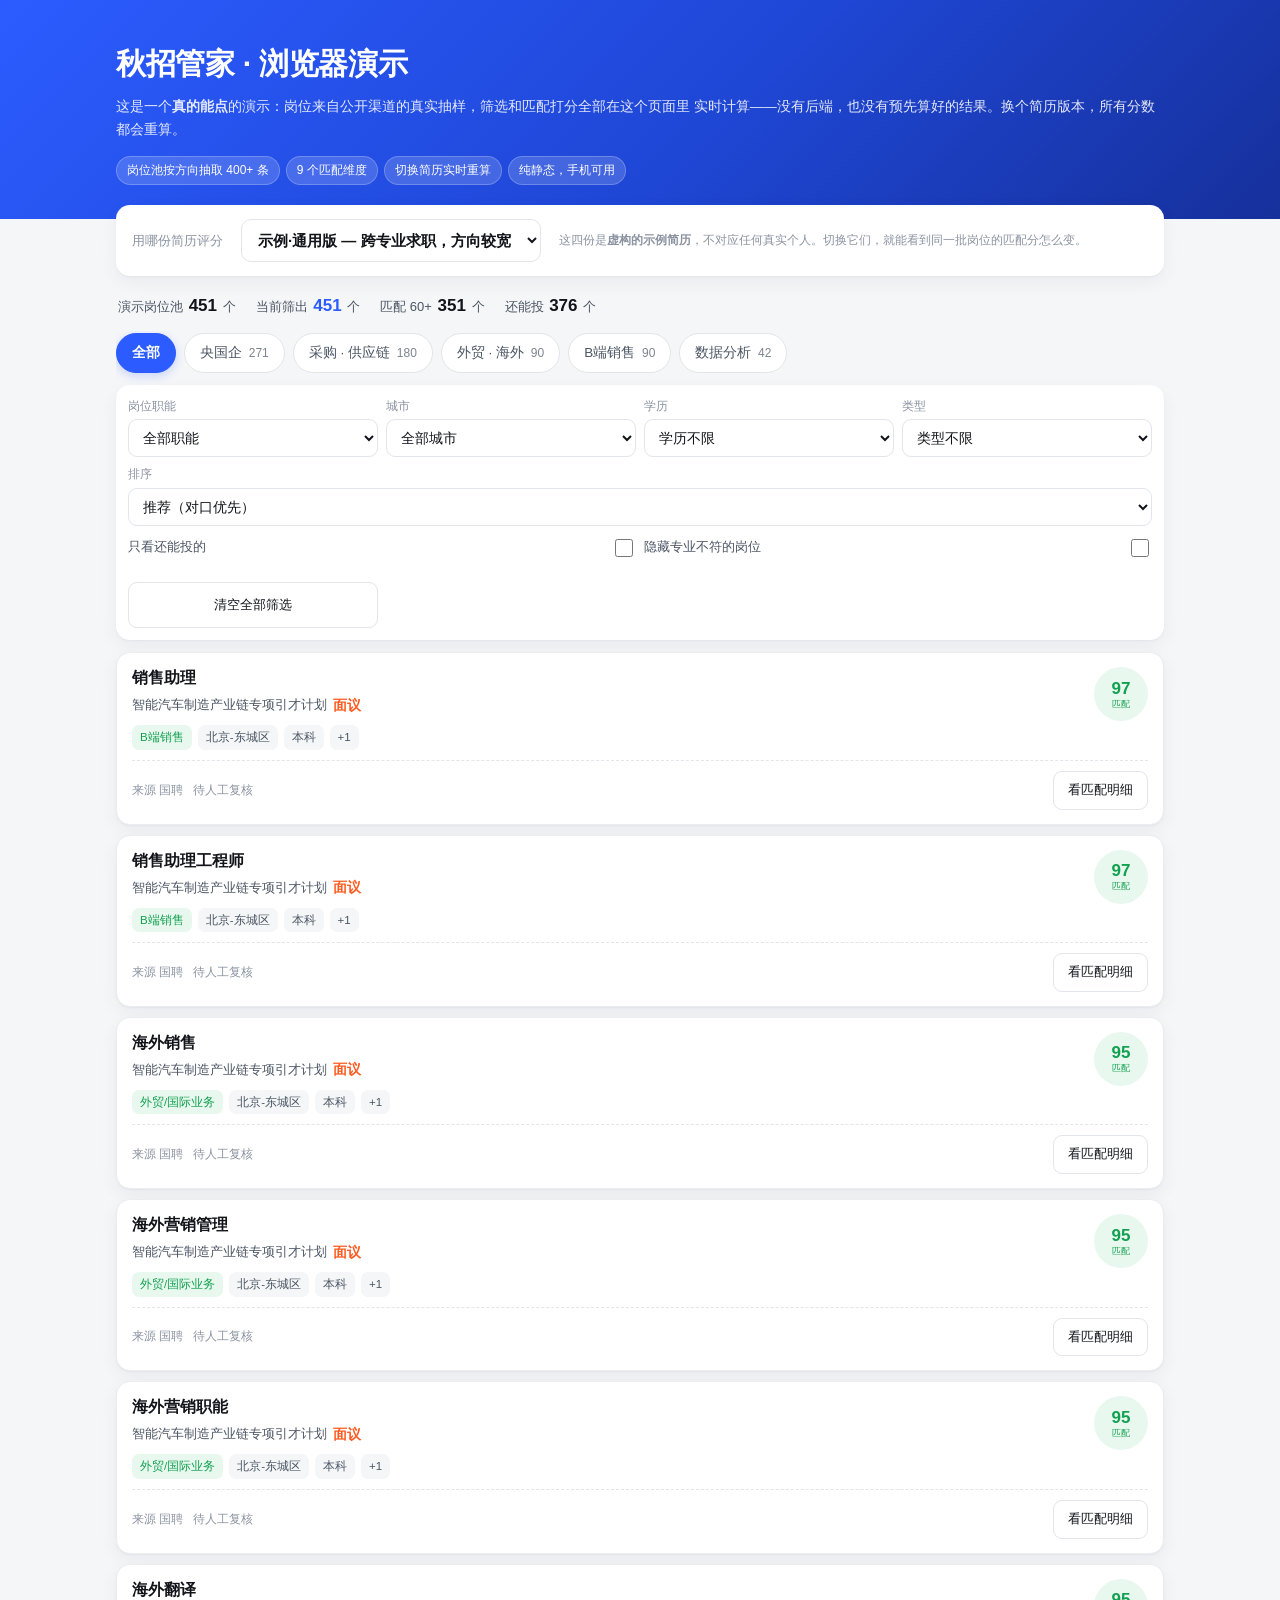
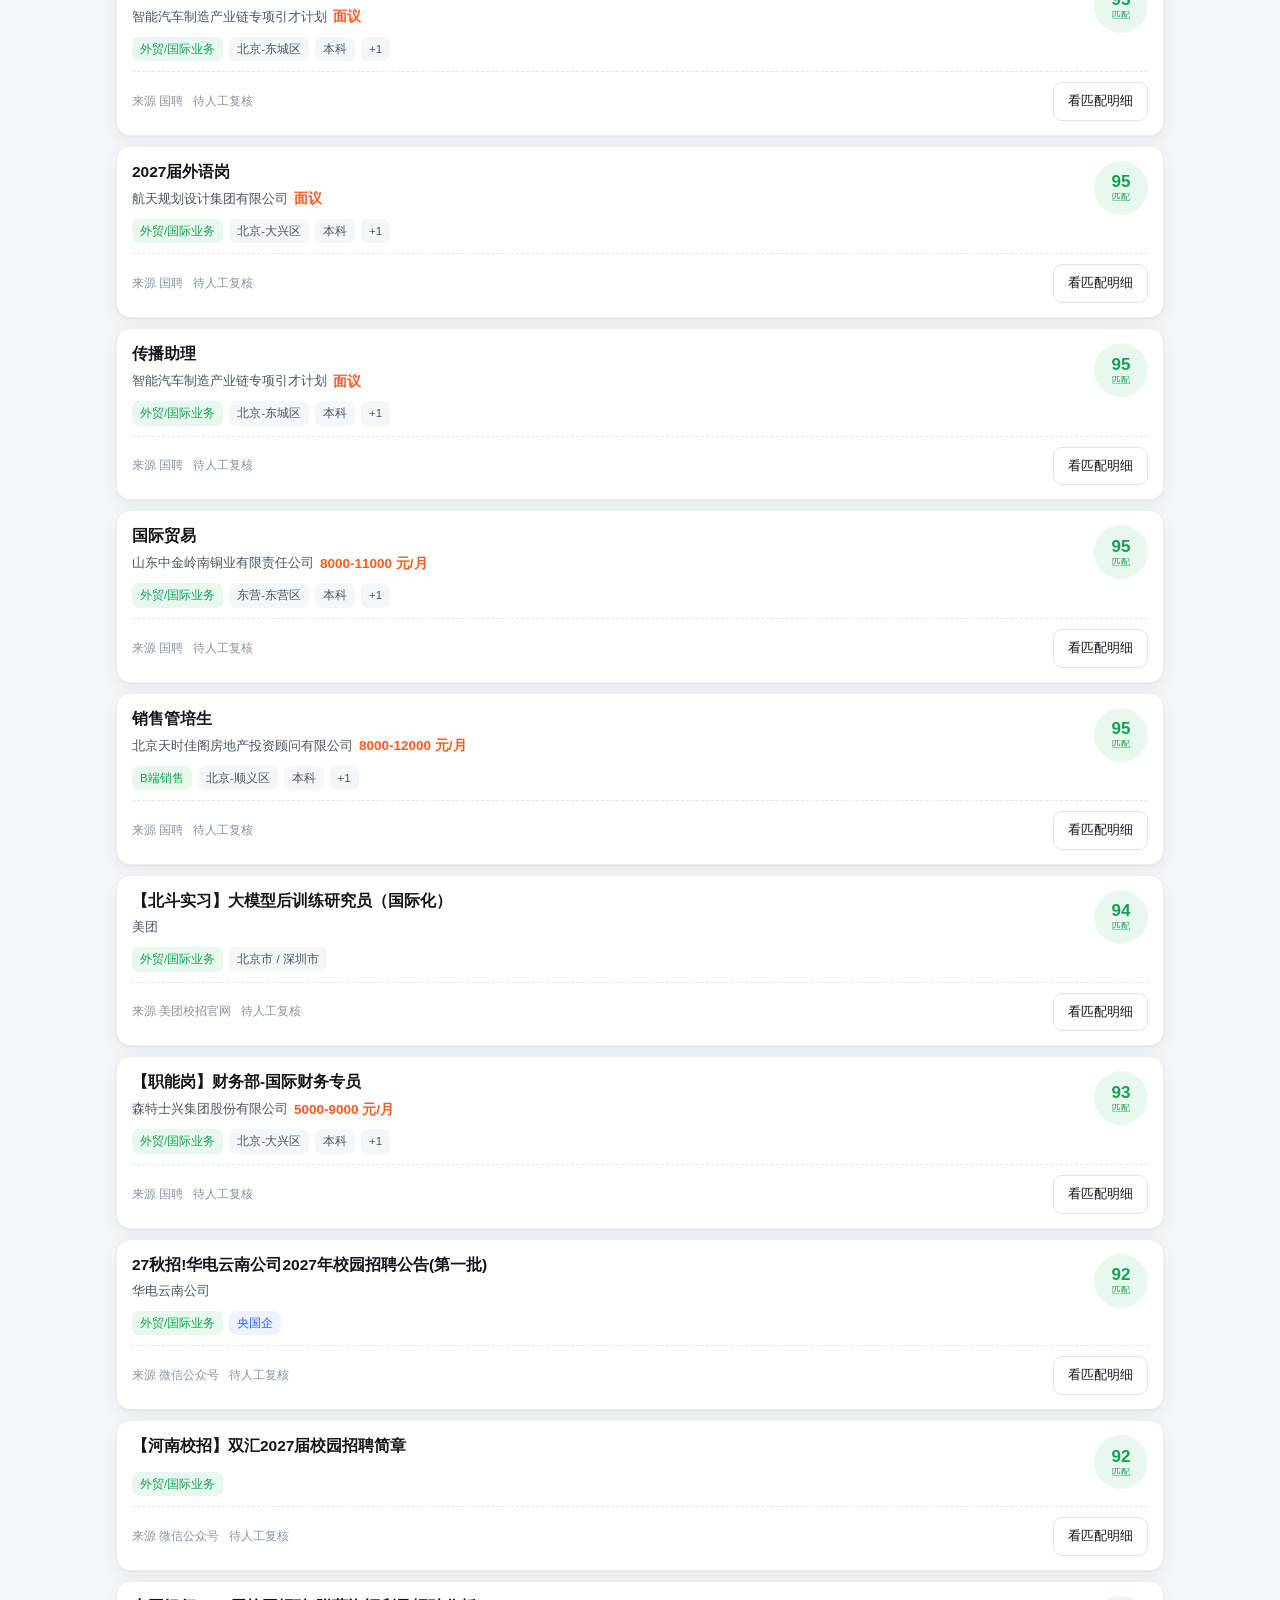
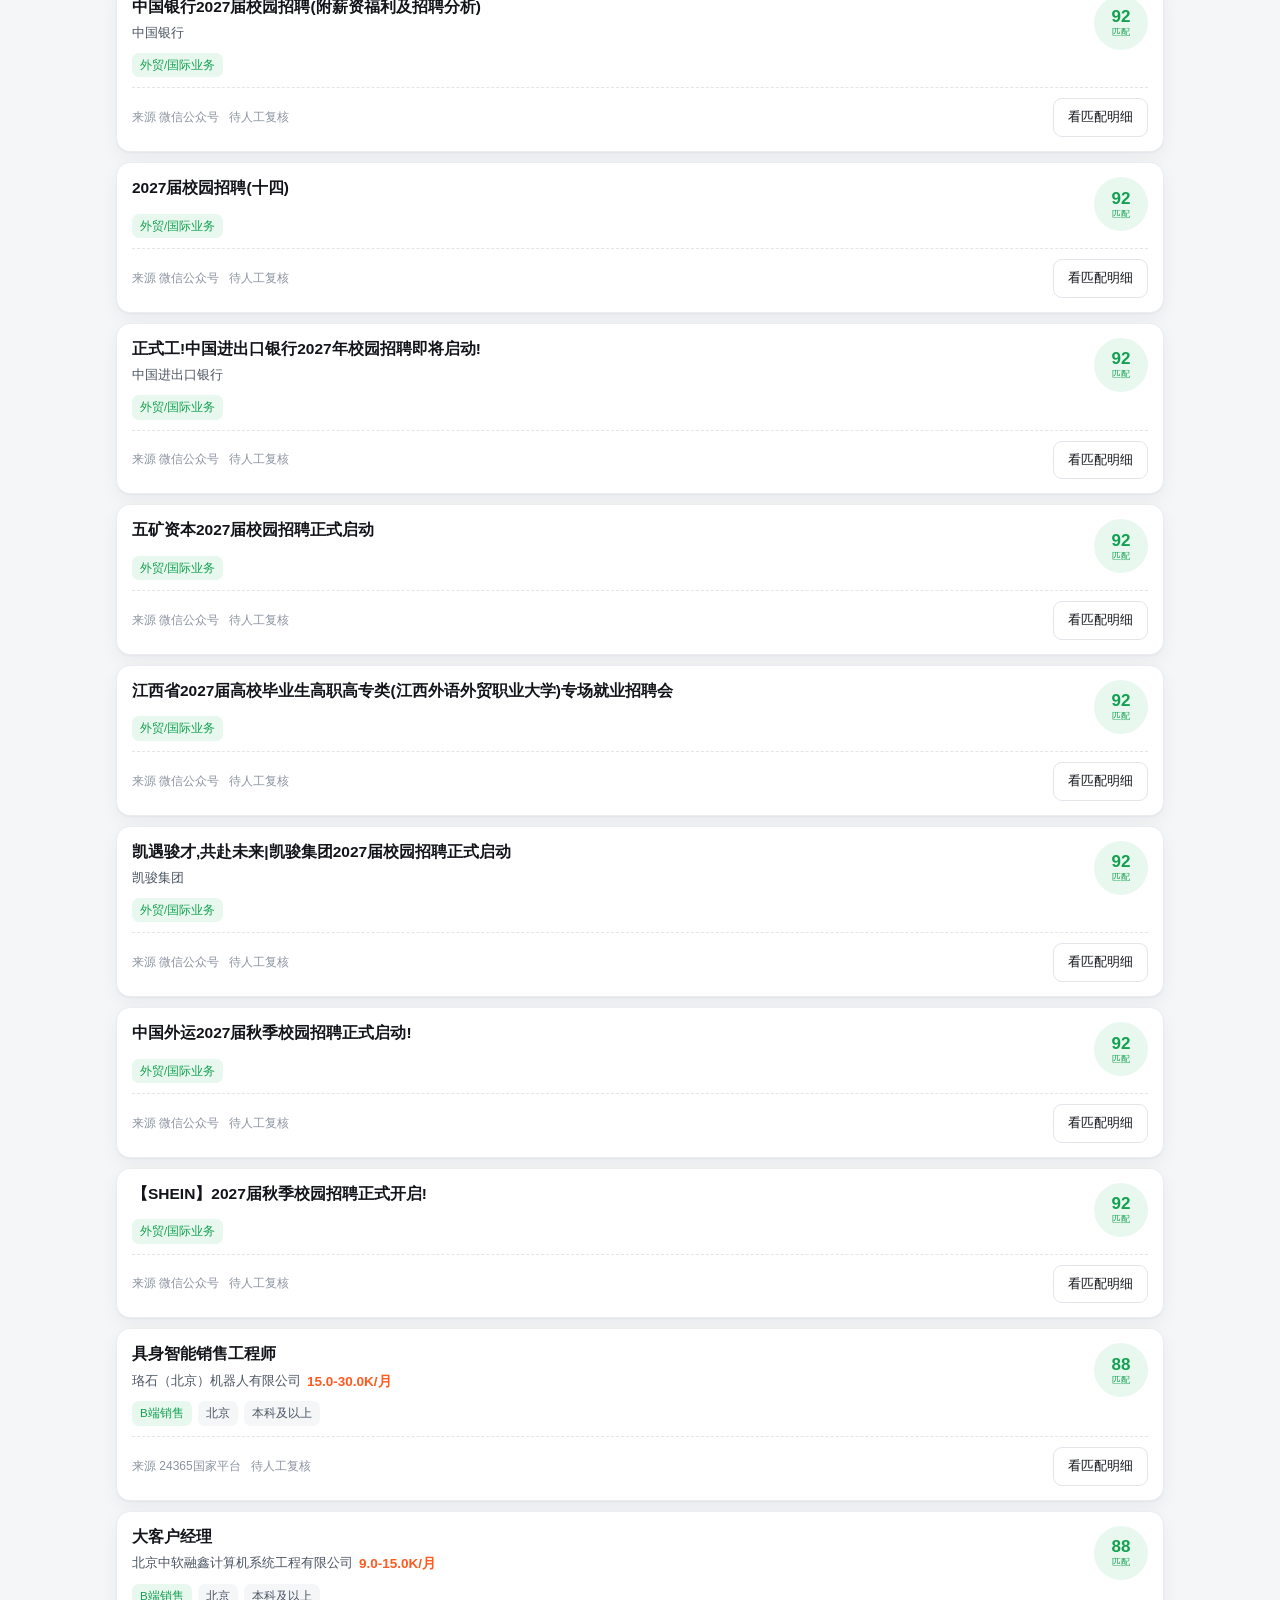
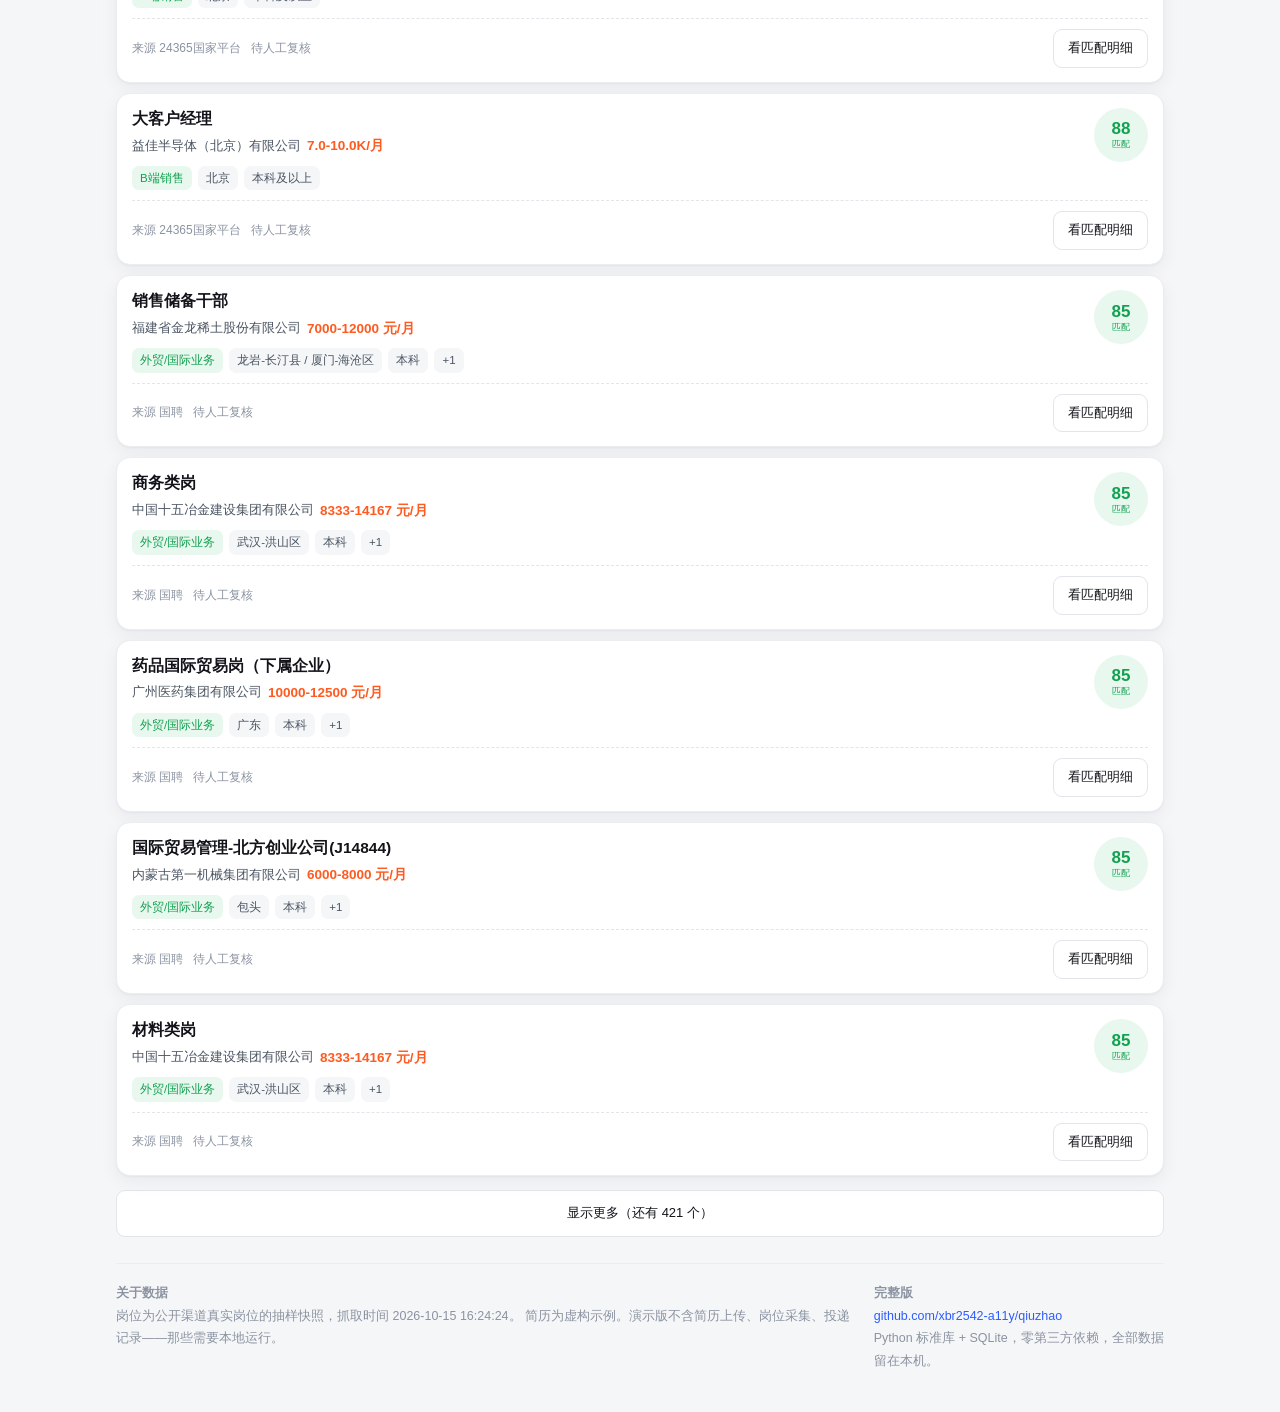
<file: index.html>
<!DOCTYPE html>
<html lang="zh-CN">
<head>
<meta charset="utf-8" />
<meta name="viewport" content="width=device-width, initial-scale=1, viewport-fit=cover" />
<title>秋招管家 · 浏览器演示</title>
<meta name="description" content="秋招管家：本地求职自动化工具。这是浏览器演示版——真实岗位抽样 + 前端实时筛选与多维度匹配打分。" />
<link rel="stylesheet" href="demo/demo.css" />
</head>
<body>

<header class="hero">
  <div class="wrap">
    <h1>秋招管家 · 浏览器演示</h1>
    <p>
      这是一个<b>真的能点</b>的演示：岗位来自公开渠道的真实抽样，筛选和匹配打分全部在这个页面里
      实时计算——没有后端，也没有预先算好的结果。换个简历版本，所有分数都会重算。
    </p>
    <div class="hero-tags">
      <span>岗位池按方向抽取 400+ 条</span>
      <span>9 个匹配维度</span>
      <span>切换简历实时重算</span>
      <span>纯静态，手机可用</span>
    </div>
  </div>
</header>

<div class="wrap">

  <div class="resume-picker">
    <div class="label">用哪份简历评分</div>
    <select id="resume-select" aria-label="选择简历版本"></select>
    <div class="hint">
      这四份是<b>虚构的示例简历</b>，不对应任何真实个人。切换它们，就能看到同一批岗位的匹配分怎么变。
    </div>
  </div>

  <div class="stats" id="stats"></div>

  <div class="chips" id="chips"></div>

  <div class="filters" id="filters">
    <label>岗位职能<select id="f-fn"></select></label>
    <label>城市<select id="f-city"></select></label>
    <label>学历<select id="f-degree"></select></label>
    <label>类型<select id="f-jobtype"></select></label>
    <label class="full">排序
      <select id="f-sort">
        <option value="smart">推荐（对口优先）</option>
        <option value="score">只看匹配分</option>
        <option value="deadline">截止时间最近</option>
        <option value="salary">薪资从高到低</option>
      </select>
    </label>
    <label class="switchline"><span>只看还能投的</span><input type="checkbox" id="f-open" /></label>
    <label class="switchline"><span>隐藏专业不符的岗位</span><input type="checkbox" id="f-majorfree" /></label>
    <button class="btn block" id="btn-reset">清空全部筛选</button>
  </div>

  <div class="active-filters" id="active-filters" style="display:none"></div>

  <div class="job-list" id="jobs"></div>
  <button class="btn block" id="more" style="display:none">显示更多</button>

  <div class="demo-foot">
    <div>
      <b>关于数据</b><br>
      岗位为公开渠道真实岗位的抽样快照，抓取时间 <span id="generated-at">—</span>。
      简历为虚构示例。演示版不含简历上传、岗位采集、投递记录——那些需要本地运行。
    </div>
    <div>
      <b>完整版</b><br>
      <a href="https://github.com/xbr2542-a11y/qiuzhao">github.com/xbr2542-a11y/qiuzhao</a><br>
      Python 标准库 + SQLite，零第三方依赖，全部数据留在本机。
    </div>
  </div>

</div>

<div class="drawer" id="drawer">
  <div class="drawer-panel">
    <button class="drawer-close" id="drawer-close" aria-label="关闭">×</button>
    <div id="drawer-body"></div>
  </div>
</div>

<script src="demo/demo.js"></script>
</body>
</html>
</file>
<file: demo/demo.css>
/* 浏览器演示版样式：移动优先。
   主要访问方式是手机扫码，所以先用手机尺寸把布局写对，再往上加宽屏规则。 */

:root {
  --bg: #f5f6f8;
  --surface: #fff;
  --ink: #12141a;
  --ink-2: #4b5563;
  --ink-3: #8b93a1;
  --line: #ebedf1;
  --line-2: #e2e5ea;
  --primary: #2c5cff;
  --primary-dark: #1f47d6;
  --primary-soft: #eef2ff;
  --salary: #ff5a1f;
  --ok: #12a150;
  --ok-soft: #e9f8ef;
  --warn: #d97706;
  --warn-soft: #fdf4e3;
  --danger: #e5484d;
  --danger-soft: #fdeced;
  --radius: 14px;
  --shadow: 0 1px 2px rgba(16, 24, 40, .04), 0 6px 18px rgba(16, 24, 40, .05);
}

* { box-sizing: border-box; -webkit-tap-highlight-color: transparent; }

body {
  margin: 0;
  background: var(--bg);
  color: var(--ink);
  font: 15px/1.6 -apple-system, BlinkMacSystemFont, "Segoe UI", "Microsoft YaHei",
    "PingFang SC", "Hiragino Sans GB", sans-serif;
  padding-bottom: 40px;
}

.wrap { max-width: 1080px; margin: 0 auto; padding: 0 16px; }

/* ---------------------------------------------------------------- 顶部说明 */
.hero {
  background: linear-gradient(135deg, #2c5cff 0%, #1f47d6 55%, #16309b 100%);
  color: #fff;
  padding: 26px 0 22px;
}

.hero h1 { margin: 0 0 8px; font-size: 22px; letter-spacing: -.3px; }

.hero p { margin: 0; font-size: 13.5px; line-height: 1.7; color: rgba(255, 255, 255, .88); }

.hero .hero-tags { display: flex; flex-wrap: wrap; gap: 6px; margin-top: 14px; }

.hero .hero-tags span {
  font-size: 12px;
  padding: 4px 10px;
  border-radius: 999px;
  background: rgba(255, 255, 255, .16);
  border: 1px solid rgba(255, 255, 255, .22);
}

/* ---------------------------------------------------------------- 简历切换 */
.resume-picker {
  background: var(--surface);
  border-radius: var(--radius);
  box-shadow: var(--shadow);
  padding: 14px 16px;
  margin-top: -14px;
  position: relative;
  z-index: 2;
}

.resume-picker .label {
  font-size: 12.5px;
  color: var(--ink-3);
  margin-bottom: 8px;
}

.resume-picker select {
  width: 100%;
  font: inherit;
  font-size: 15px;
  font-weight: 600;
  padding: 11px 12px;
  border-radius: 10px;
  border: 1px solid var(--line-2);
  background: #fff;
  color: var(--ink);
}

.resume-picker .hint { font-size: 12px; color: var(--ink-3); margin-top: 8px; }

/* ---------------------------------------------------------------- 统计 */
.stats {
  display: flex;
  flex-wrap: wrap;
  gap: 6px 20px;
  font-size: 13px;
  color: var(--ink-2);
  padding: 16px 2px 12px;
}

.stats b { font-size: 17px; font-weight: 700; color: var(--ink); margin: 0 2px; }
.stats b.accent { color: var(--primary); }

/* ---------------------------------------------------------------- 快捷方向 */
.chips {
  display: flex;
  gap: 8px;
  overflow-x: auto;
  padding: 2px 0 12px;
  scrollbar-width: none;
}

.chips::-webkit-scrollbar { display: none; }

.chip {
  flex: 0 0 auto;
  font: inherit;
  font-size: 13.5px;
  padding: 8px 15px;
  border-radius: 999px;
  border: 1px solid var(--line-2);
  background: var(--surface);
  color: var(--ink-2);
  white-space: nowrap;
}

.chip.on {
  background: var(--primary);
  border-color: var(--primary);
  color: #fff;
  font-weight: 600;
  box-shadow: 0 3px 10px rgba(44, 92, 255, .22);
}

.chip em { font-style: normal; opacity: .72; font-size: 12px; margin-left: 3px; }

/* ---------------------------------------------------------------- 筛选 */
.filters {
  background: var(--surface);
  border-radius: var(--radius);
  box-shadow: var(--shadow);
  padding: 12px;
  display: grid;
  grid-template-columns: 1fr 1fr;
  gap: 8px;
}

.filters label { display: flex; flex-direction: column; gap: 4px; font-size: 11.5px; color: var(--ink-3); }

.filters select {
  font: inherit;
  font-size: 14px;
  padding: 9px 10px;
  border-radius: 9px;
  border: 1px solid var(--line-2);
  background: #fff;
  color: var(--ink);
  width: 100%;
}

.filters .full { grid-column: 1 / -1; }

/* 选择器必须写到 .filters 这一层：只写 .switchline 的话，
   特异性(0,1,0) 会被上面的 .filters label(0,1,1) 压过去，
   flex-direction: row 根本不生效，文字和开关会竖着堆起来。 */
.filters .switchline {
  grid-column: 1 / -1;
  display: flex;
  flex-direction: row;
  align-items: center;
  justify-content: space-between;
  gap: 10px;
  font-size: 13px;
  color: var(--ink-2);
  padding-top: 2px;
}

/* 手机上开关行并排两列，别把整行浪费掉 */
@media (min-width: 520px) {
  .filters .switchline { grid-column: span 2; }
}

.switchline input { width: 18px; height: 18px; }

/* ---------------------------------------------------------------- 生效条件 */
.active-filters { display: flex; flex-wrap: wrap; gap: 7px; margin: 12px 0 2px; }

.afilter {
  font: inherit;
  font-size: 12.5px;
  padding: 5px 11px;
  border-radius: 999px;
  border: 1px solid #d7dcff;
  background: var(--primary-soft);
  color: var(--primary);
}

/* ---------------------------------------------------------------- 岗位卡片 */
.job-list { display: flex; flex-direction: column; gap: 10px; margin-top: 12px; }

.job-card {
  background: var(--surface);
  border: 1px solid var(--line);
  border-radius: var(--radius);
  box-shadow: var(--shadow);
  padding: 14px 15px;
}

.job-top { display: flex; gap: 12px; align-items: flex-start; }

.job-main { flex: 1; min-width: 0; }

.job-title { margin: 0 0 5px; font-size: 15.5px; font-weight: 650; line-height: 1.45; }

.job-company { font-size: 13px; color: var(--ink-2); display: flex; flex-wrap: wrap; gap: 6px; align-items: center; }

.salary { color: var(--salary); font-weight: 700; font-size: 13.5px; }

.score {
  flex: 0 0 auto;
  width: 54px;
  height: 54px;
  border-radius: 50%;
  display: flex;
  flex-direction: column;
  align-items: center;
  justify-content: center;
  font-size: 17px;
  font-weight: 700;
  line-height: 1;
  background: #f4f6f8;
  color: var(--ink-3);
}

.score small { font-size: 9px; font-weight: 500; margin-top: 3px; }

.score.high { background: var(--ok-soft); color: var(--ok); }
.score.mid { background: var(--primary-soft); color: var(--primary); }
.score.low { background: var(--warn-soft); color: var(--warn); }

.tags { display: flex; flex-wrap: wrap; gap: 6px; margin-top: 9px; }

.tag { background: #f4f6f8; color: var(--ink-2); border-radius: 7px; padding: 3px 8px; font-size: 11.5px; }
.tag.ok { background: var(--ok-soft); color: var(--ok); }
.tag.warn { background: var(--warn-soft); color: var(--warn); }
.tag.danger { background: var(--danger-soft); color: var(--danger); }
.tag.primary { background: var(--primary-soft); color: var(--primary); }

.job-foot {
  display: flex;
  flex-wrap: wrap;
  gap: 10px;
  margin-top: 10px;
  padding-top: 10px;
  border-top: 1px dashed var(--line-2);
  font-size: 12px;
  color: var(--ink-3);
  align-items: center;
}

.btn {
  font: inherit;
  font-size: 13px;
  padding: 8px 14px;
  border-radius: 9px;
  border: 1px solid var(--line-2);
  background: var(--surface);
  color: var(--ink);
  cursor: pointer;
}

.btn.primary { background: var(--primary); border-color: var(--primary); color: #fff; font-weight: 600; }
.btn.block { width: 100%; margin-top: 14px; padding: 12px; }

.empty { text-align: center; padding: 50px 20px; color: var(--ink-3); font-size: 13.5px; }

/* ---------------------------------------------------------------- 详情抽屉 */
.drawer {
  position: fixed;
  inset: 0;
  background: rgba(16, 24, 40, .45);
  display: none;
  z-index: 50;
}

.drawer.open { display: block; }

.drawer-panel {
  position: absolute;
  left: 0;
  right: 0;
  bottom: 0;
  max-height: 88vh;
  overflow-y: auto;
  background: var(--surface);
  border-radius: 18px 18px 0 0;
  padding: 20px 18px 28px;
}

.drawer-close {
  position: absolute;
  right: 12px;
  top: 10px;
  border: 0;
  background: transparent;
  font-size: 26px;
  line-height: 1;
  color: var(--ink-3);
  cursor: pointer;
  padding: 4px 8px;
}

.dim-row {
  display: flex;
  align-items: center;
  gap: 10px;
  padding: 8px 0;
  border-bottom: 1px solid var(--line);
  font-size: 13px;
}

.dim-row .dim-name { flex: 0 0 74px; color: var(--ink-2); }

.dim-bar { flex: 1; height: 7px; border-radius: 4px; background: #eef0f4; overflow: hidden; }
.dim-bar i { display: block; height: 100%; border-radius: 4px; background: var(--primary); }
.dim-bar.na i { background: #cbd2dc; }

.dim-score { flex: 0 0 46px; text-align: right; color: var(--ink-3); font-size: 12px; }

.reason-list { margin: 6px 0 0; padding-left: 18px; font-size: 12.5px; color: var(--ink-2); }
.reason-list li { margin: 3px 0; }

.section-title { font-size: 13px; font-weight: 650; color: var(--ink-2); margin: 18px 0 6px; }

.jd {
  white-space: pre-wrap;
  font-size: 12.5px;
  line-height: 1.75;
  color: var(--ink-2);
  background: #fafbfc;
  border: 1px solid var(--line);
  border-radius: 10px;
  padding: 12px;
  max-height: 320px;
  overflow-y: auto;
}

/* ---------------------------------------------------------------- 页脚 */
.demo-foot {
  margin-top: 26px;
  padding: 18px 0 0;
  border-top: 1px solid var(--line);
  font-size: 12.5px;
  color: var(--ink-3);
  line-height: 1.8;
}

.demo-foot a { color: var(--primary); text-decoration: none; }

/* ---------------------------------------------------------------- 宽屏 */
@media (min-width: 720px) {
  .hero { padding: 40px 0 34px; }
  .hero h1 { font-size: 30px; }
  .resume-picker { display: flex; align-items: center; gap: 18px; }
  .resume-picker .label { margin: 0; flex: 0 0 auto; }
  .resume-picker select { width: 300px; }
  .resume-picker .hint { margin: 0; }
  .filters { grid-template-columns: repeat(4, 1fr); }
  .demo-foot { display: flex; justify-content: space-between; gap: 20px; }
  .drawer-panel {
    left: 50%;
    transform: translateX(-50%);
    width: 640px;
    border-radius: 18px 18px 0 0;
  }
}
</file>
